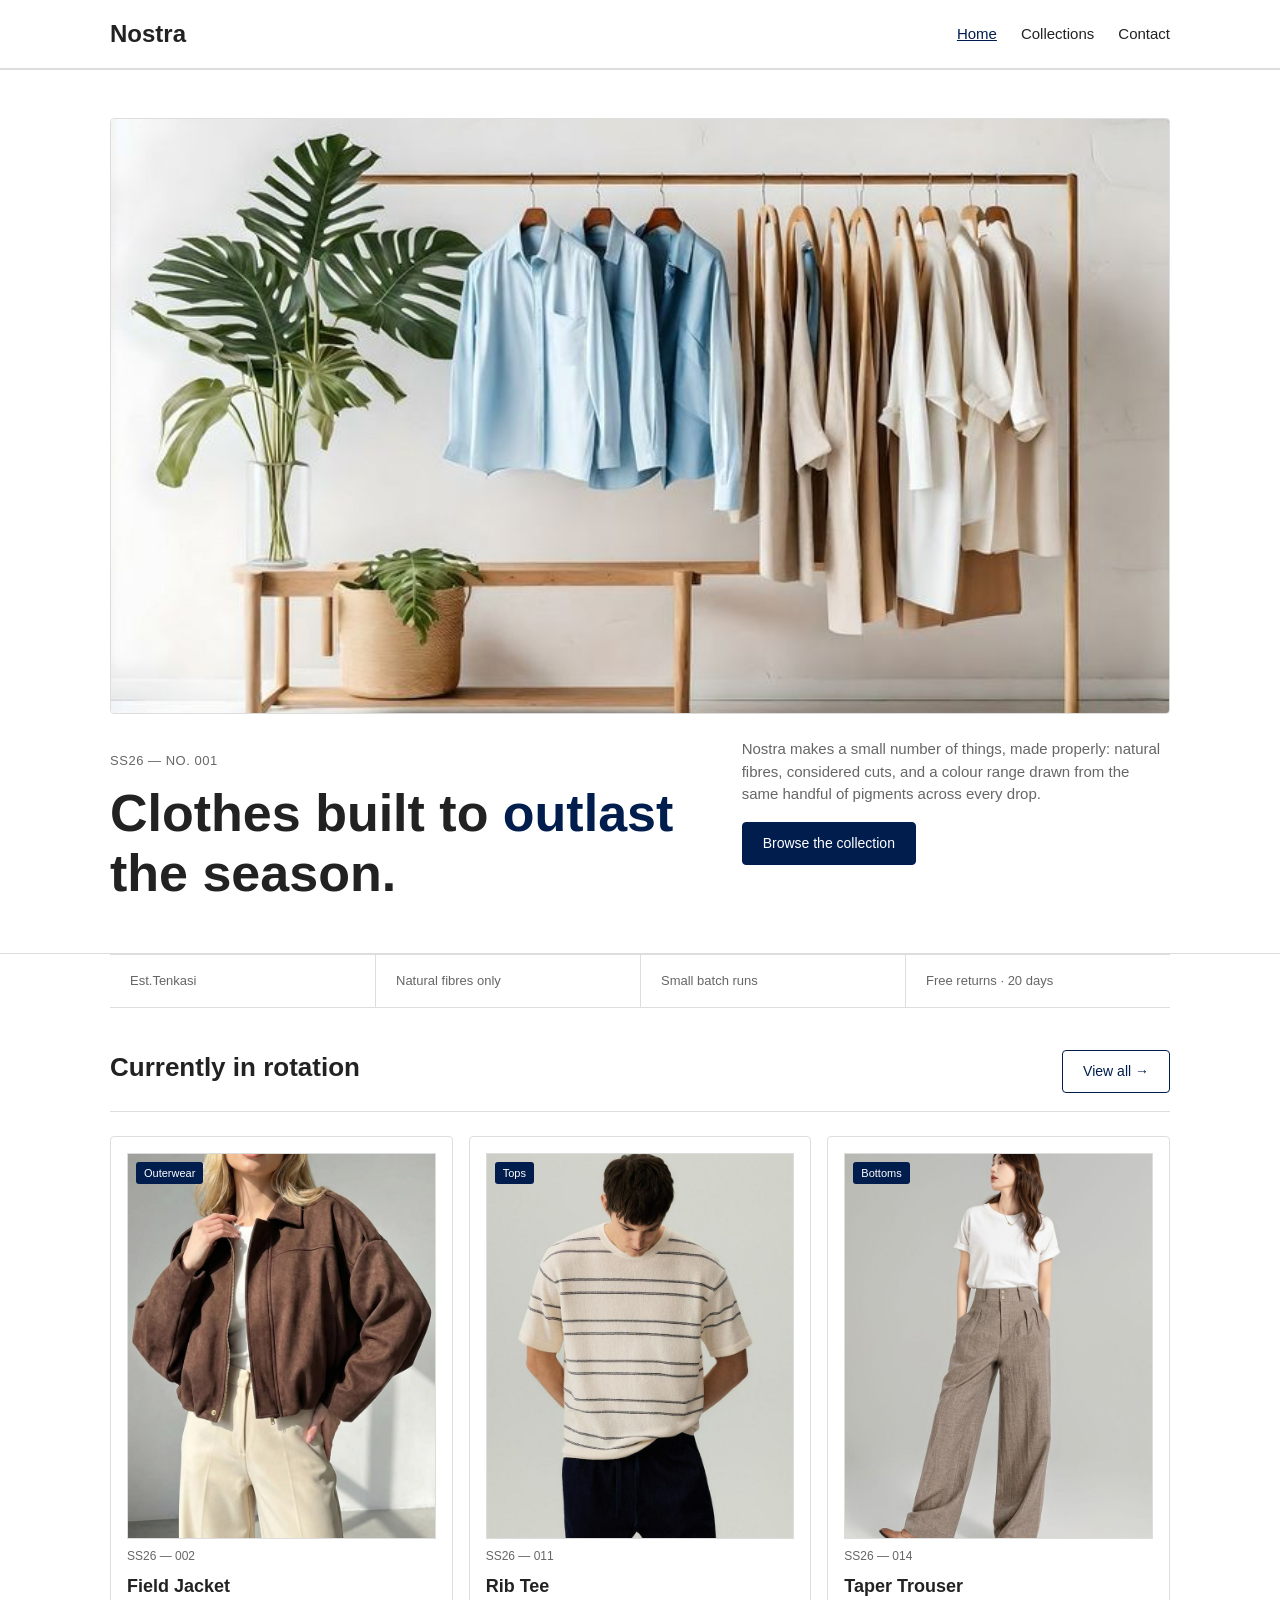
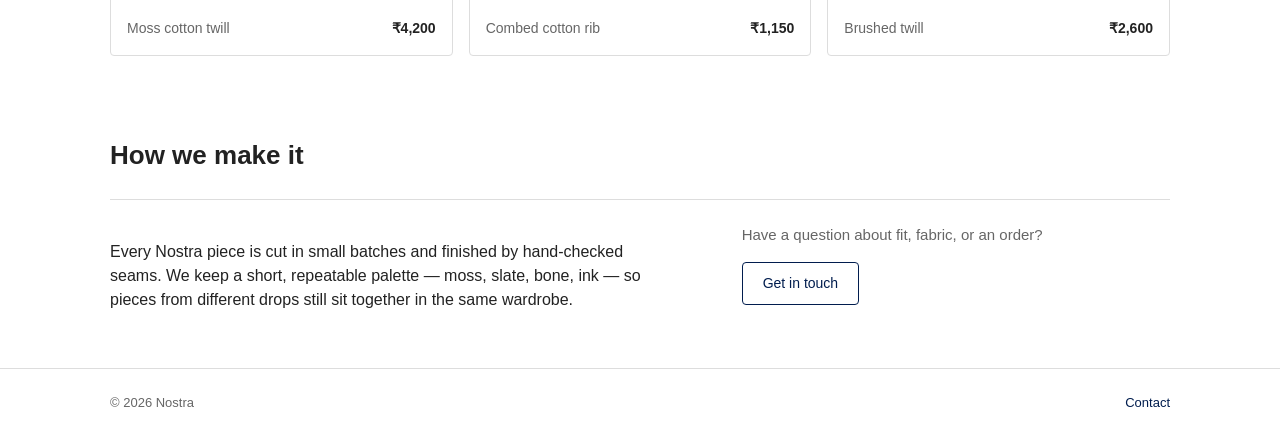
<file: index.html>
<!DOCTYPE html>
<html lang="en">

<head>
  <meta charset="UTF-8">
  <meta name="viewport" content="width=device-width, initial-scale=1.0">
  <title>Nostra — Considered Clothing</title>
  <link rel="stylesheet" href="style.css">
</head>

<body>

  <header class="site-header">
    <div class="wrap nav-row">
      <a href="index.html" class="wordmark">Nostra</a>
      <button class="nav-toggle" aria-label="Toggle menu" aria-expanded="false" aria-controls="nav-links">
        <span></span>
      </button>
      <ul class="nav-links" id="nav-links">
        <li><a href="index.html" aria-current="page">Home</a></li>
        <li><a href="collections.html">Collections</a></li>
        <li><a href="contact.html">Contact</a></li>
      </ul>
    </div>
  </header>

  <main>
    <section class="hero">
      <div class="wrap" >
        <img class="hero-image" src="image/hero-image.png"
          alt="Nostra SS26 lookbook cover image">
        <div class="hero-grid">
          <div>
            <p class="eyebrow">SS26 — No. 001</p>
            <h1>Clothes built to <em>outlast</em> the season.</h1>
          </div>
          <div class="hero-side">
            <p>Nostra makes a small number of things, made properly: natural fibres, considered cuts, and a
              colour range drawn from the same handful of pigments across every drop.</p>
            <a class="btn" href="collections.html">Browse the collection</a>
          </div>
        </div>
      </div>
    </section>

    <div class="wrap">
      <div class="strip">
        <div>Est.Tenkasi</div>
        <div>Natural fibres only</div>
        <div>Small batch runs</div>
        <div>Free returns · 20 days</div>
      </div>
    </div>

    <section>
      <div class="wrap">
        <div class="section-head">
          <h2>Currently in rotation</h2>
          <a class="btn ghost" href="collections.html">View all →</a>
        </div>
        <div class="grid">
          <div class="card">
            <div class="card-figure">
              <span class="card-tag">Outerwear</span>
              <img src="image/Field Jacket.jpg"
                alt="Field Jacket in moss cotton twill">
            </div>
            <div class="card-index">SS26 — 002</div>
            <h3>Field Jacket</h3>
            <div class="card-meta"><span>Moss cotton twill</span><span class="card-price">₹4,200</span></div>
          </div>
          <div class="card">
            <div class="card-figure">
              <span class="card-tag">Tops</span>
              <img src="image/Rib Tee.jpg" alt="Rib Tee in combed cotton rib">
            </div>
            <div class="card-index">SS26 — 011</div>
            <h3>Rib Tee</h3>
            <div class="card-meta"><span>Combed cotton rib</span><span class="card-price">₹1,150</span></div>
          </div>
          <div class="card">
            <div class="card-figure">
              <span class="card-tag">Bottoms</span>
              <img src="image/Taper Trouser.jpg"
                alt="Taper Trouser in brushed twill">
            </div>
            <div class="card-index">SS26 — 014</div>
            <h3>Taper Trouser</h3>
            <div class="card-meta"><span>Brushed twill</span><span class="card-price">₹2,600</span></div>
          </div>
        </div>
      </div>
    </section>

    <section>
      <div class="wrap">
        <div class="section-head">
          <h2>How we make it</h2>
        </div>
        <div class="hero-grid" style="align-items:start;">
          <div>
            <p style="max-width:60ch; color:var(--ink-70); font-size:16px;">
              Every Nostra piece is cut in small batches and finished by hand-checked seams.
              We keep a short, repeatable palette — moss, slate, bone, ink — so pieces from
              different drops still sit together in the same wardrobe.
            </p>
          </div>
          <div class="hero-side">
            <p>Have a question about fit, fabric, or an order?</p>
            <a class="btn ghost" href="contact.html">Get in touch</a>
          </div>
        </div>
      </div>
    </section>
  </main>

  <footer class="site-footer">
    <div class="wrap footer-row">
      <span>© 2026 Nostra</span>
      <a href="contact.html">Contact</a>
    </div>
  </footer>

  <script src="script.js"></script>
</body>

</html>
</file>
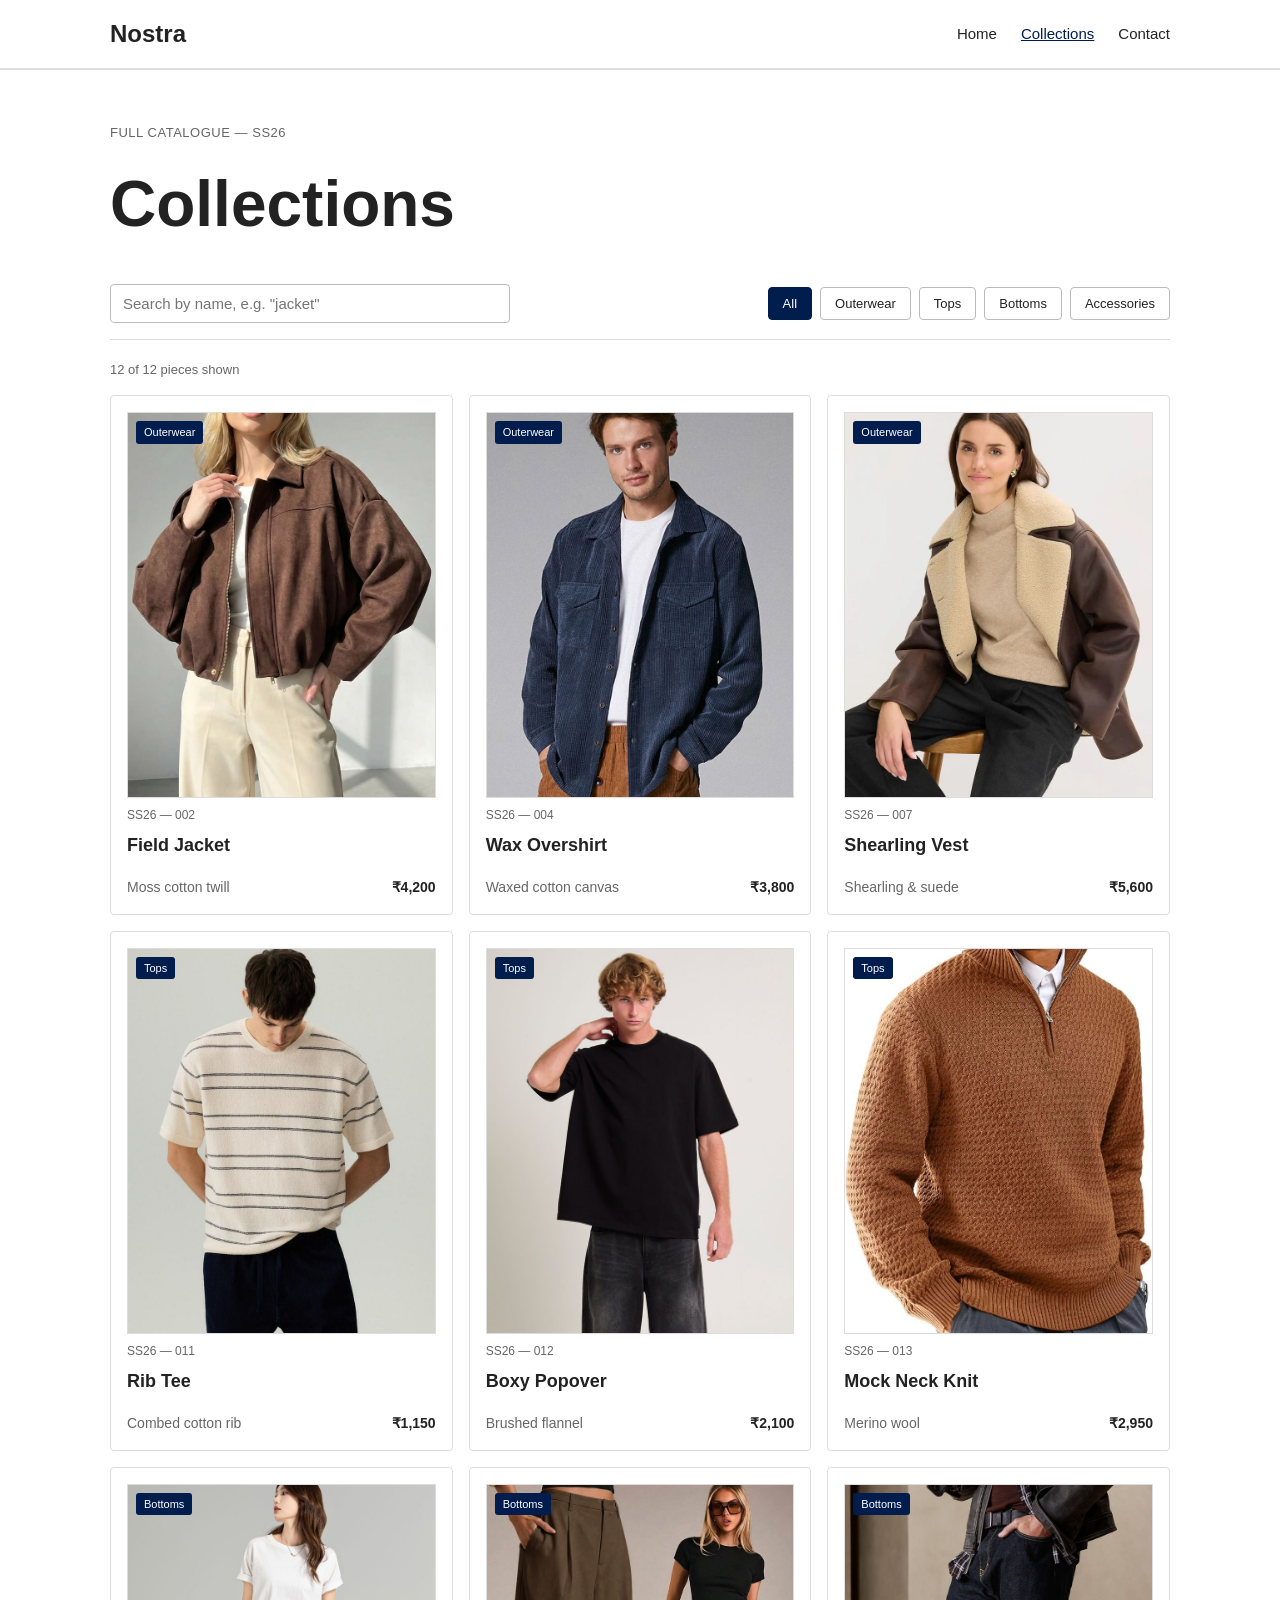
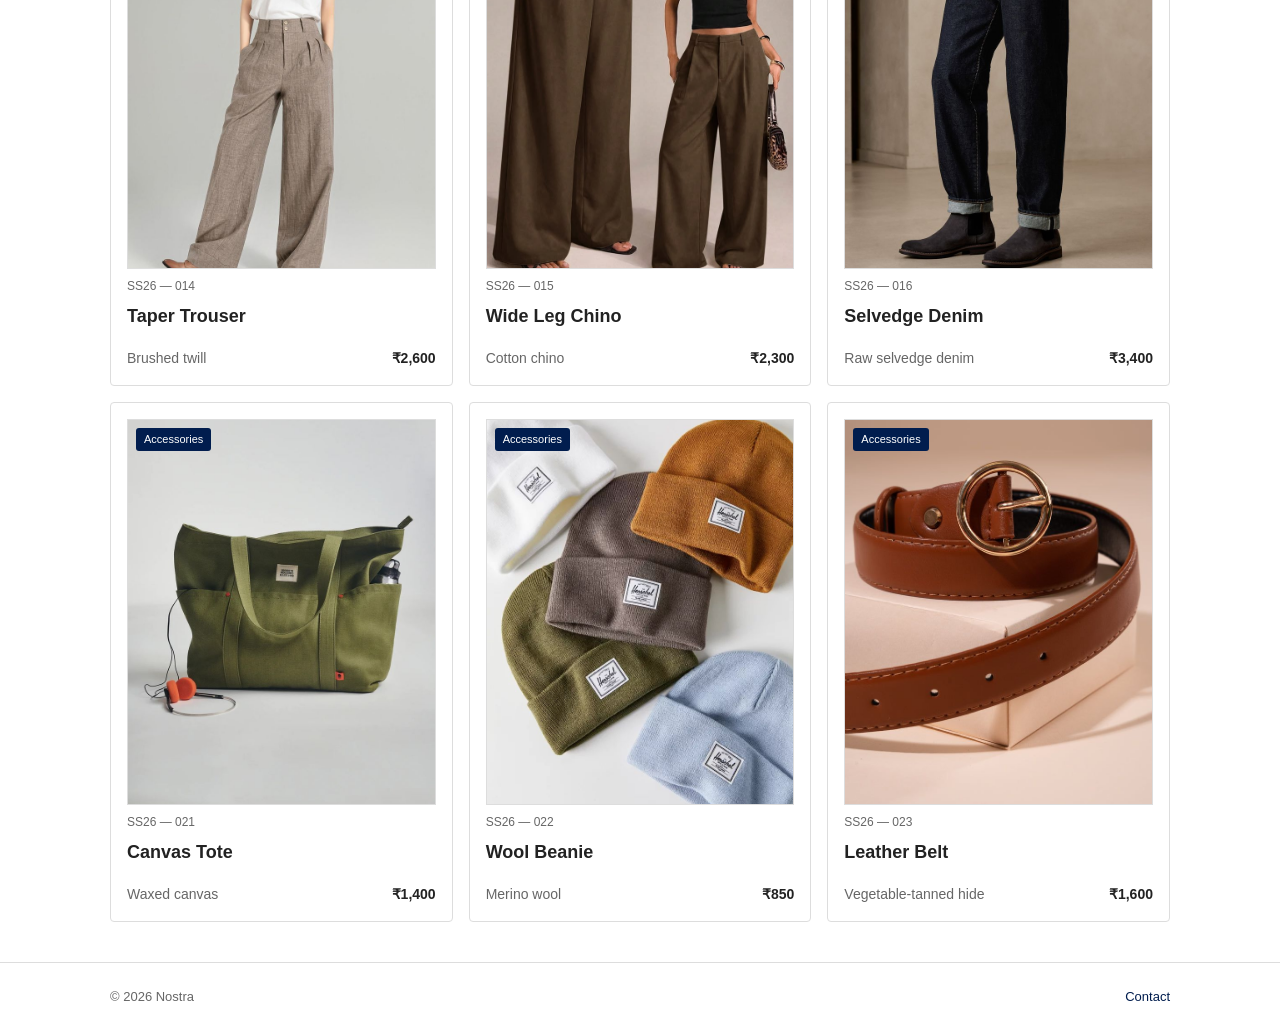
<file: collections.html>
<!DOCTYPE html>
<html lang="en">

<head>
    <meta charset="UTF-8">
    <meta name="viewport" content="width=device-width, initial-scale=1.0">
    <title>Collections — Nostra</title>
    <link rel="stylesheet" href="style.css">
</head>

<body>

    <header class="site-header">
        <div class="wrap nav-row">
            <a href="index.html" class="wordmark">Nostra</a>
            <button class="nav-toggle" aria-label="Toggle menu" aria-expanded="false" aria-controls="nav-links">
                <span></span>
            </button>
            <ul class="nav-links" id="nav-links">
                <li><a href="index.html">Home</a></li>
                <li><a href="collections.html" aria-current="page">Collections</a></li>
                <li><a href="contact.html">Contact</a></li>
            </ul>
        </div>
    </header>

    <main>
        <section style="padding-bottom:0;">
            <div class="wrap">
                <p class="eyebrow">Full catalogue — SS26</p>
                <h1 style="font-size:clamp(36px,6vw,64px); margin-bottom:32px;">Collections</h1>

                <div class="controls">
                    <div class="search-field">
                        <label for="search" class="sr-only" style="position:absolute; left:-9999px;">Search
                            products</label>
                        <input type="text" id="search" placeholder="Search by name, e.g. &quot;jacket&quot;"
                            autocomplete="off">
                    </div>
                    <div class="chip-row" id="filter-chips" role="group" aria-label="Filter by category">
                        <!-- chips injected by script.js -->
                    </div>
                </div>

                <p class="results-count" id="results-count"></p>
            </div>
        </section>

        <section style="padding-top:0;">
            <div class="wrap">
                
                <div class="grid" id="product-grid">
                    <!-- product cards injected by script.js -->
                </div>
            </div>
        </section>
    </main>

    <footer class="site-footer">
        <div class="wrap footer-row">
            <span>© 2026 Nostra</span>
            <a href="contact.html">Contact</a>
        </div>
    </footer>

    <script src="script.js"></script>
</body>

</html>
</file>
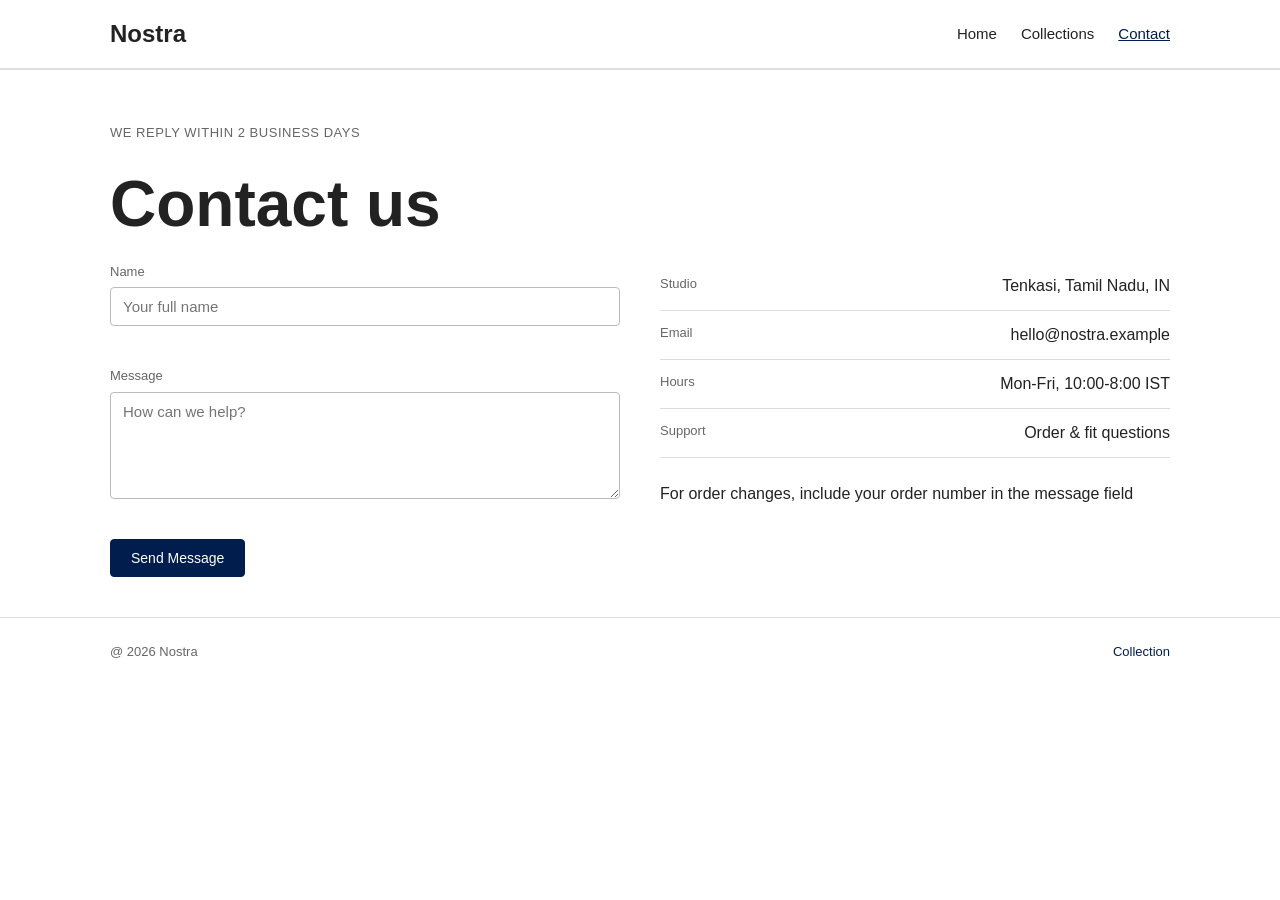
<file: contact.html>
<!DOCTYPE html>
<html lang="en">

<head>
    <meta charset="UTF-8">
    <meta name="viewport" content="width=device-width, initial-scale=1.0">
    <title>Contact - Nostra</title>
    <link rel="stylesheet" href="style.css">
</head>

<body>
    <header class="site-header">
        <div class="wrap nav-row">
            <a href="index.html" class="wordmark">Nostra</a>
            <button class="nav-toggle" aria-label="Toggle menu" aria-expanded="false" aria-controls="nav-links">
                <span></span>
            </button>
            <ul class="nav-links" id="nav-links">
                <li><a href="index.html">Home</a></li>
                <li><a href="collections.html">Collections</a></li>
                <li><a href="contact.html" aria-current="page">Contact</a></li>
            </ul>
        </div>
    </header>

    <main>
        <section>
            <div class="wrap">
                <p class="eyebrow">We reply within 2 business days</p>
                <h1 style="font-size:clamp(36px,6vw,64px); margin: bottom 40px;">Contact us</h1>
                <div class="contact-grid">
                    <div>
                        <form id="contact-form" novalidate>
                            <div class="field" id="field-name">
                                <label for="name">Name</label>
                                <input type="text" id="name" name="name" placeholder="Your full name">
                                <span class="field-error" id="error-name"></span>
                            </div>

                            <div class="field" id="field-message">
                                <label for="message">Message</label>
                                <textarea id="message" name="message" rows="5"
                                    placeholder="How can we help?"></textarea>
                                <span class="field-error" id="error-message"></span>
                            </div>

                            <button type="submit" class="btn">Send Message</button>
                            <p class="form-status" id="form-status" role="status"></p>
                        </form>
                    </div>
                    <div>
                        <ul class="info-list">
                            <li><span>Studio</span><span>Tenkasi, Tamil Nadu, IN</span></li>
                            <li><span>Email</span><span>hello@nostra.example</span></li>
                            <li><span>Hours</span><span>Mon-Fri, 10:00-8:00 IST</span></li>

                            <li><span>Support</span><span>Order &amp; fit questions</span></li>
                        </ul>
                        <p style="color:var(--ink-70); font:size 15px; max-width:44;">
                            For order changes, include your order number in the message field
                        </p>

                    </div>
                </div>
            </div>

        </section>
    </main>

    <footer class="site-footer">
        <div class="wrap footer-row">
            <span>@ 2026 Nostra</span>
            <a href="collections.html">Collection</a>
        </div>
    </footer>
    <script src="script.js"></script>
</body>

</html>
</file>
<file: style.css>
/* =========================================================
   NOSTRA — basic stylesheet
   Plain system fonts, simple colors, simple layout.
   Class names match the HTML/JS, so functionality is unchanged.
   ========================================================= */

:root {
    --bg: #ffffff;
    --text: #222222;
    --muted: #666666;
    --primary: #011d4e;
    /* blue accent */
    --accent: #d98c00;
    /* orange/gold accent */
    --error: #c0392b;
    /* red */
    --border: #dddddd;
    --border-dark: #bbbbbb;

}

*,
*::before,
*::after {
    box-sizing: border-box;
}

body {
    margin: 0;
    background: var(--bg);
    color: var(--text);
    font-family: Arial, Helvetica, sans-serif;
    font-size: 16px;
    line-height: 1.5;
}

img {
    max-width: 100%;
    display: block;
}

a {
    color: var(--primary);
}

.wrap {
    max-width: 1100px;
    margin: 0 auto;
    padding-left: 20px;
    padding-right: 20px;
}

.eyebrow {
    font-size: 13px;
    letter-spacing: .04em;
    text-transform: uppercase;
    color: var(--muted);
}

h1,
h2,
h3 {
    font-family: Arial, Helvetica, sans-serif;
    font-weight: 700;
    margin: 0 0 10px;
}

/* -------------------- Header / Nav -------------------- */
.site-header {
    position: sticky;
    top: 0;
    z-index: 50;
    background: var(--bg);
    border-bottom: 2px solid var(--border);
}

.nav-row {
    display: flex;
    align-items: center;
    justify-content: space-between;
    padding-top: 16px;
    padding-bottom: 16px;
}

.wordmark {
    font-size: 24px;
    font-weight: 700;
    text-decoration: none;
    color: var(--text);
}

.nav-links {
    display: flex;
    gap: 24px;
    list-style: none;
    margin: 0;
    padding: 0;
}

.nav-links a {
    text-decoration: none;
    color: var(--text);
    font-size: 15px;
}

.nav-links a:hover,
.nav-links a[aria-current="page"] {
    color: var(--primary);
    text-decoration: underline;

}

.nav-toggle {
    display: none;
    background: #fff;
    border: 1px solid var(--border-dark);
    border-radius: 3px;
    width: 40px;
    height: 36px;
    cursor: pointer;
    position: relative;
}

.nav-toggle span,
.nav-toggle span::before,
.nav-toggle span::after {
    content: "";
    position: absolute;
    left: 9px;
    right: 9px;
    height: 2px;
    background: var(--text);
}

.nav-toggle span {
    top: 17px;
}

.nav-toggle span::before {
    top: -6px;
}

.nav-toggle span::after {
    top: 6px;
}

@media (max-width: 720px) {
    .nav-toggle {
        display: block;
    }

    .nav-links {
        position: absolute;
        left: 0;
        right: 0;
        top: 100%;
        flex-direction: column;
        gap: 0;
        background: var(--bg);
        border-bottom: 1px solid var(--border);
        max-height: 0;
        overflow: hidden;
    }

    .nav-links.open {
        max-height: 300px;
    }

    .nav-links li {
        border-top: 1px solid var(--border);
    }

    .nav-links a {
        display: block;
        padding: 14px 20px;
    }
}

/* -------------------- Buttons -------------------- */
.btn {
    display: inline-block;
    font-size: 14px;
    text-decoration: none;
    padding: 10px 20px;
    border: 1px solid var(--primary);
    border-radius: 4px;
    background: var(--primary);
    color: #ffffff;
    cursor: pointer;
}

.btn:hover {
    background: #0d0a0e;
}

.btn.ghost {
    background: transparent;
    color: var(--primary);
}

.btn.ghost:hover {
    background: var(--primary);
    color: #fff;
}

/* -------------------- Hero -------------------- */
.hero {
    padding-top: 48px;
    padding-bottom: 40px;
    border-bottom: 1px solid var(--border);
}

.hero-grid {
    display: grid;
    grid-template-columns: 1.4fr 1fr;
    gap: 32px;
    align-items: start;
}

.hero h1 {
    font-size: clamp(32px, 6vw, 52px);
    line-height: 1.15;
}

.hero h1 em {
    font-style: normal;
    color: var(--primary);
}

.hero-side {
    font-size: 15px;
    color: var(--muted);
    padding-left: 0;
}

.hero-side p {
    margin: 0 0 16px;
}

@media (max-width: 820px) {
    .hero-grid {
        grid-template-columns: 1fr;
    }
}

/* -------------------- Section scaffolding -------------------- */
section {
    padding-top: 40px;
    padding-bottom: 40px;
}

.section-head {
    display: flex;
    justify-content: space-between;
    align-items: baseline;
    gap: 16px;
    margin-bottom: 24px;
    border-bottom: 1px solid var(--border);
    padding-bottom: 14px;
}

.section-head h2 {
    font-size: 26px;
}

/* -------------------- Product grid & cards -------------------- */
.grid {
    display: grid;
    grid-template-columns: repeat(3, 1fr);
    gap: 16px;
}

@media (max-width: 900px) {
    .grid {
        grid-template-columns: repeat(2, 1fr);
    }
}

@media (max-width: 560px) {
    .grid {
        grid-template-columns: 1fr;
    }
}

.card {
    background: rgb(255, 255, 255);
    border: 1px solid var(--border);
    border-radius: 4px;
    padding: 16px;
    display: flex;
    flex-direction: column;
    gap: 8px;
}

.card-figure {
    aspect-ratio: 4/5;
    background: #0a0553;
    position: relative;
    overflow: hidden;
    border: 1px solid var(--border);
}

.card-figure img {
    width: 100%;
    height: 100%;
    object-fit: cover;
    display: block;
}

.hero-image {
    width: 100%;
    aspect-ratio: 16/9;
    object-fit: cover;
    border: 1px solid var(--border);
    border-radius: 4px;
    margin-bottom: 24px;
}

.card-figure .swatch {
    position: absolute;
    inset: 0;
    display: flex;
    align-items: center;
    justify-content: center;
    font-size: 12px;
    color: var(--muted);
    text-align: center;
    padding: 10px;
}

.card-tag {
    position: absolute;
    top: 8px;
    left: 8px;
    font-size: 11px;
    background: var(--primary);
    color: #fff;
    padding: 3px 8px;
    border-radius: 3px;
}

.card-index {
    font-size: 12px;
    color: var(--muted);
}

.card h3 {
    font-size: 18px;
}

.card-meta {
    display: flex;
    justify-content: space-between;
    align-items: center;
    font-size: 14px;
    color: var(--muted);
}

.card-price {
    font-weight: 700;
    color: var(--text);
}

/* -------------------- Collections controls -------------------- */
.controls {
    display: flex;
    flex-wrap: wrap;
    gap: 14px;
    align-items: center;
    justify-content: space-between;
    margin-bottom: 20px;
    padding-bottom: 16px;
    border-bottom: 1px solid var(--border);
}

.search-field {
    position: relative;
    flex: 1 1 240px;
    max-width: 400px;
}

.search-field input {
    width: 100%;
    font-family: inherit;
    font-size: 15px;
    padding: 10px 12px;
    border: 1px solid var(--border-dark);
    border-radius: 4px;
}

.chip-row {
    display: flex;
    flex-wrap: wrap;
    gap: 8px;
}

.chip {
    font-size: 13px;
    padding: 8px 14px;
    border: 1px solid var(--border-dark);
    border-radius: 4px;
    background: #fff;
    color: var(--text);
    cursor: pointer;
}

.chip[aria-pressed="true"] {
    background: var(--primary);
    color: #fff;
    border-color: var(--primary);
}

.results-count {
    font-size: 13px;
    color: var(--muted);
    margin-bottom: 16px;
}

.empty-state {
    grid-column: 1 / -1;
    padding: 50px 20px;
    text-align: center;
    color: var(--muted);
    background: lch(74.46% 44.74 334.77);
    border: 1px dashed var(--border-dark);
}

.empty-state strong {
    display: block;
    font-size: 20px;
    margin-bottom: 8px;
    color: var(--text);
}

/* -------------------- Editorial strip (home) -------------------- */
.strip {
    display: grid;
    grid-template-columns: repeat(4, 1fr);
    border-top: 1px solid var(--border);
    border-bottom: 1px solid var(--border);
}

.strip div {
    padding: 16px 20px;
    font-size: 13px;
    border-left: 1px solid var(--border);
    color: var(--muted);
}

.strip div:first-child {
    border-left: none;
}

@media (max-width: 720px) {
    .strip {
        grid-template-columns: repeat(2, 1fr);
    }

    .strip div:nth-child(3) {
        border-left: none;
    }
}

/* -------------------- Contact page -------------------- */
.contact-grid {
    display: grid;
    grid-template-columns: 1fr 1fr;
    gap: 40px;
}

@media (max-width: 820px) {
    .contact-grid {
        grid-template-columns: 1fr;
    }
}

.field {
    display: flex;
    flex-direction: column;
    gap: 6px;
    margin-bottom: 18px;
}

.field label {
    font-size: 13px;
    color: var(--muted);
}

.field input,
.field textarea {
    font-family: inherit;
    font-size: 15px;
    padding: 10px 12px;
    border: 1px solid var(--border-dark);
    border-radius: 4px;
    resize: vertical;
}

.field.error input,
.field.error textarea {
    border-color: var(--error);
}

.field-error {
    font-size: 12.5px;
    color: var(--error);
    min-height: 16px;
}

.form-status {
    font-size: 14px;
    padding: 10px 12px;
    border: 1px solid var(--primary);
    color: var(--primary);
    border-radius: 4px;
    display: none;
}

.form-status.show {
    display: block;
}

.info-list {
    list-style: none;
    margin: 0 0 24px;
    padding: 0;
}

.info-list li {
    padding: 12px 0;
    border-bottom: 1px solid var(--border);
    display: flex;
    justify-content: space-between;
    gap: 16px;
}

.info-list span:first-child {
    font-size: 13px;
    color: var(--muted);
}

/* -------------------- Footer -------------------- */
.site-footer {
    border-top: 1px solid var(--border);
    padding-top: 24px;
    padding-bottom: 24px;
}

.footer-row {
    display: flex;
    justify-content: space-between;
    align-items: center;
    flex-wrap: wrap;
    gap: 12px;
    font-size: 13px;
    color: var(--muted);
}

.footer-row a {
    text-decoration: none;
}
</file>
